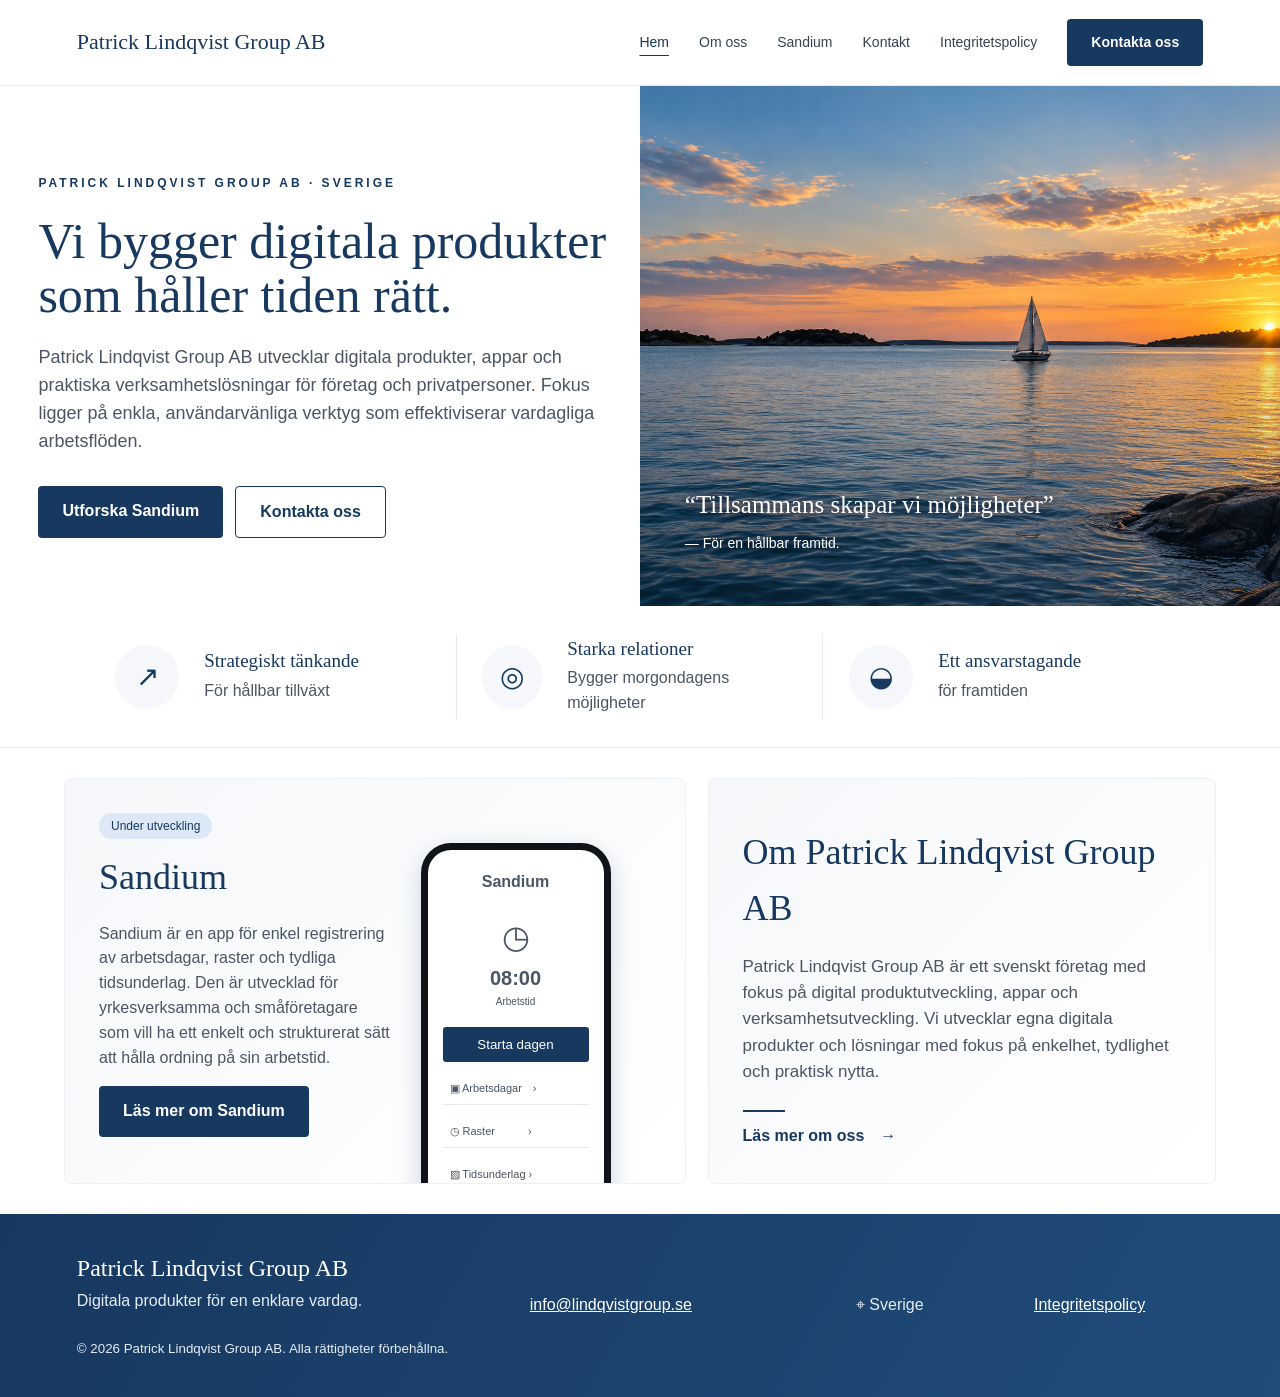
<file: index.html>
<!doctype html>
<html lang="sv">
<head>
  <meta charset="utf-8">
  <meta name="viewport" content="width=device-width,initial-scale=1">
  <title>Patrick Lindqvist Group AB</title>
  <meta name="description" content="Digitala produkter, appar och praktiska verksamhetslösningar.">
  <link rel="stylesheet" href="styles.css">
</head>

<body>

<header class="header">
  <a class="brand" href="index.html">Patrick Lindqvist Group AB</a>

  <button class="menu" aria-label="Öppna meny">☰</button>

  <nav>
    <a class="active" href="index.html">Hem</a>
    <a href="om-oss.html">Om oss</a>
    <a href="sandium.html">Sandium</a>
    <a href="kontakt.html">Kontakt</a>
    <a href="integritetspolicy.html">Integritetspolicy</a>
    <a class="btn" href="kontakt.html">Kontakta oss</a>
  </nav>
</header>

<main>

  <section class="hero">
    <div class="hero-copy">
      <div class="eyebrow">PATRICK LINDQVIST GROUP AB · SVERIGE</div>

      <h1>
        Vi bygger digitala produkter<br>
        som håller tiden rätt.
      </h1>

      <p>
        Patrick Lindqvist Group AB utvecklar digitala produkter, appar och praktiska
        verksamhetslösningar för företag och privatpersoner. Fokus ligger på enkla,
        användarvänliga verktyg som effektiviserar vardagliga arbetsflöden.
      </p>

      <div class="actions">
        <a class="btn" href="sandium.html">Utforska Sandium</a>
        <a class="btn outline" href="kontakt.html">Kontakta oss</a>
      </div>
    </div>

    <div class="hero-photo">
      <div class="quote">
        “Tillsammans skapar vi möjligheter”
        <small>— För en hållbar framtid.</small>
      </div>
    </div>
  </section>


  <section class="values">

    <article>
      <span>↗</span>
      <div>
        <h3>Strategiskt tänkande</h3>
        <p>För hållbar tillväxt</p>
      </div>
    </article>

    <article>
      <span>◎</span>
      <div>
        <h3>Starka relationer</h3>
        <p>Bygger morgondagens möjligheter</p>
      </div>
    </article>

    <article>
      <span>◒</span>
      <div>
        <h3>Ett ansvarstagande</h3>
        <p>för framtiden</p>
      </div>
    </article>

  </section>


  <section class="cards">

    <article class="card product">

      <div>
        <em>Under utveckling</em>

        <h2>Sandium</h2>

        <p>
          Sandium är en app för enkel registrering av arbetsdagar, raster och tydliga
          tidsunderlag. Den är utvecklad för yrkesverksamma och småföretagare som vill
          ha ett enkelt och strukturerat sätt att hålla ordning på sin arbetstid.
        </p>

        <a class="btn" href="sandium.html">Läs mer om Sandium</a>
      </div>

      <div class="phone">
        <b>Sandium</b>

        <div class="clock">
          ◷
          <strong>08:00</strong>
          <small>Arbetstid</small>
        </div>

        <button>Starta dagen</button>

        <p>▣ Arbetsdagar　›</p>
        <p>◷ Raster　　　›</p>
        <p>▧ Tidsunderlag ›</p>
      </div>

    </article>


    <article class="card about">

      <h2>Om Patrick Lindqvist Group AB</h2>

      <p>
        Patrick Lindqvist Group AB är ett svenskt företag med fokus på digital
        produktutveckling, appar och verksamhetsutveckling. Vi utvecklar egna digitala
        produkter och lösningar med fokus på enkelhet, tydlighet och praktisk nytta.
      </p>

      <div class="rule"></div>

      <a href="om-oss.html">Läs mer om oss　→</a>

    </article>

  </section>

</main>


<footer>

  <div>
    <h2>Patrick Lindqvist Group AB</h2>
    <p>Digitala produkter för en enklare vardag.</p>
    <small>© 2026 Patrick Lindqvist Group AB. Alla rättigheter förbehållna.</small>
  </div>

  <a href="mailto:info@lindqvistgroup.se">info@lindqvistgroup.se</a>

  <span>⌖ Sverige</span>

  <a href="integritetspolicy.html">Integritetspolicy</a>

</footer>

<script src="script.js"></script>

</body>
</html>
</file>
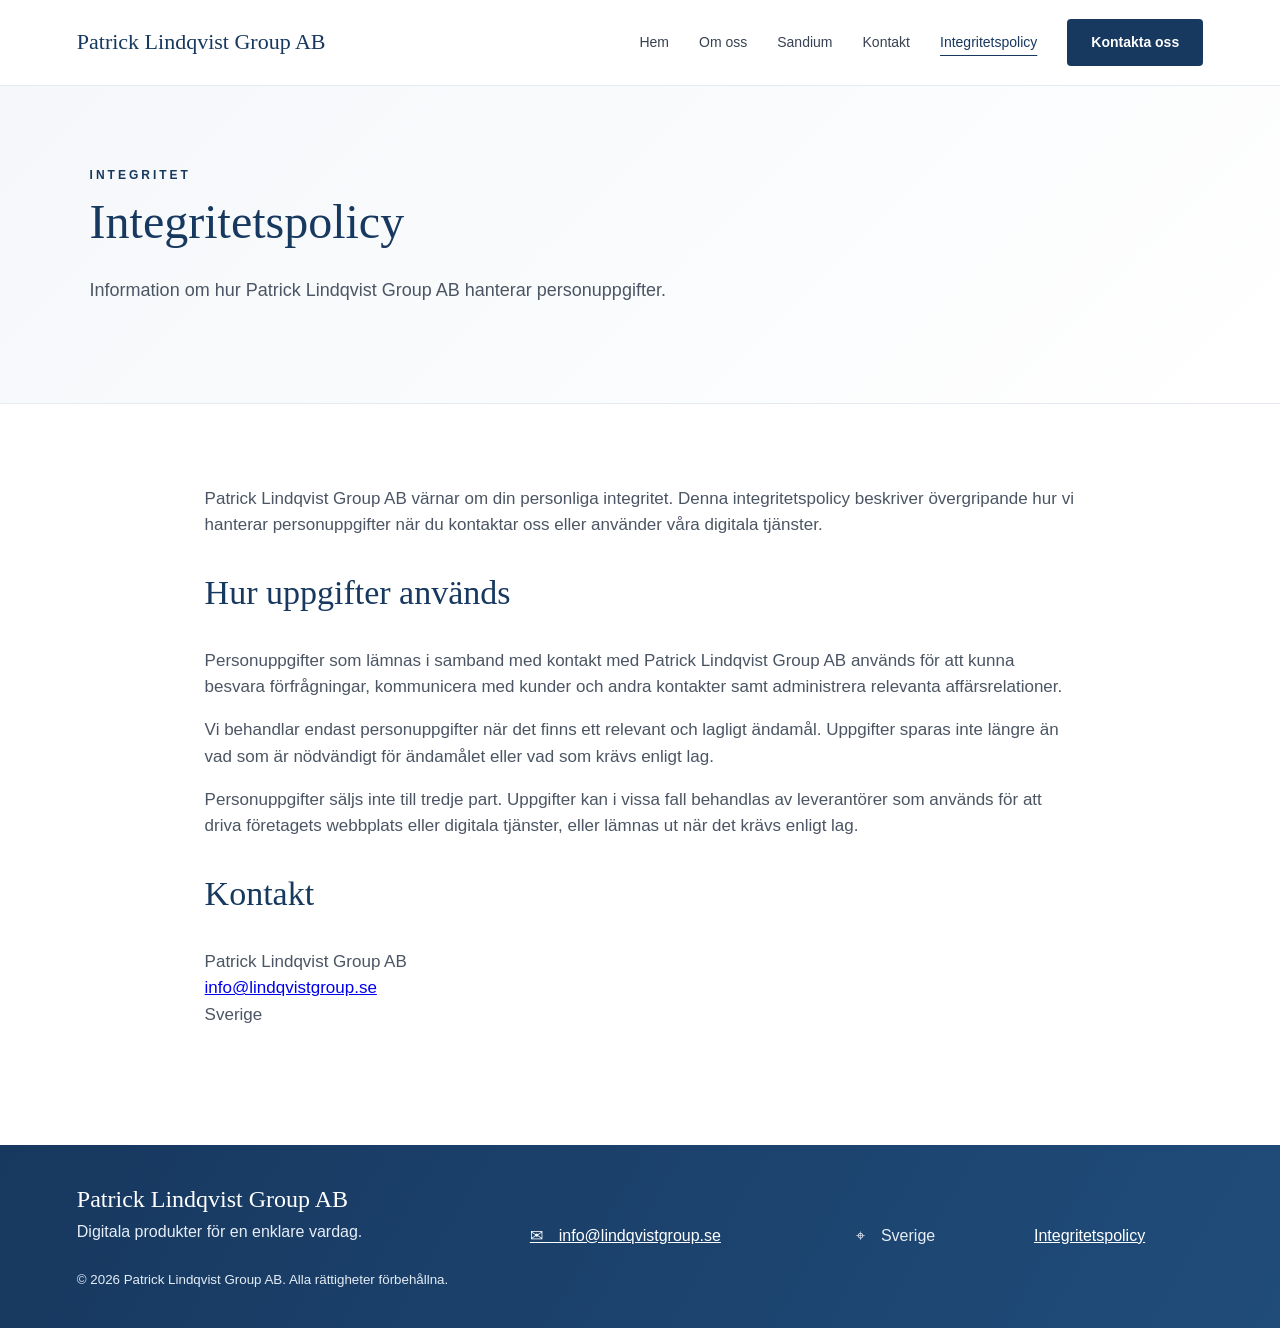
<file: integritetspolicy.html>
<!doctype html><html lang="sv"><head><meta charset="utf-8"><meta name="viewport" content="width=device-width,initial-scale=1"><title>Integritetspolicy | Patrick Lindqvist Group AB</title><link rel="stylesheet" href="styles.css"></head><body><header class="header"><a class="brand" href="index.html">Patrick Lindqvist Group AB</a><button class="menu" aria-label="Öppna meny">☰</button><nav><a href="index.html">Hem</a><a href="om-oss.html">Om oss</a><a href="sandium.html">Sandium</a><a href="kontakt.html">Kontakt</a><a class="active" href="integritetspolicy.html">Integritetspolicy</a><a class="btn" href="kontakt.html">Kontakta oss</a></nav></header><main><section class="subhero"><div class="eyebrow">INTEGRITET</div><h1>Integritetspolicy</h1><p>Information om hur Patrick Lindqvist Group AB hanterar personuppgifter.</p></section><section class="content"><p>Patrick Lindqvist Group AB värnar om din personliga integritet. Denna integritetspolicy beskriver övergripande hur vi hanterar personuppgifter när du kontaktar oss eller använder våra digitala tjänster.</p><h2>Hur uppgifter används</h2><p>Personuppgifter som lämnas i samband med kontakt med Patrick Lindqvist Group AB används för att kunna besvara förfrågningar, kommunicera med kunder och andra kontakter samt administrera relevanta affärsrelationer.</p><p>Vi behandlar endast personuppgifter när det finns ett relevant och lagligt ändamål. Uppgifter sparas inte längre än vad som är nödvändigt för ändamålet eller vad som krävs enligt lag.</p><p>Personuppgifter säljs inte till tredje part. Uppgifter kan i vissa fall behandlas av leverantörer som används för att driva företagets webbplats eller digitala tjänster, eller lämnas ut när det krävs enligt lag.</p><h2>Kontakt</h2><p>Patrick Lindqvist Group AB<br><a href="mailto:info@lindqvistgroup.se">info@lindqvistgroup.se</a><br>Sverige</p></section></main><footer><div><h2>Patrick Lindqvist Group AB</h2><p>Digitala produkter för en enklare vardag.</p><small>© 2026 Patrick Lindqvist Group AB. Alla rättigheter förbehållna.</small></div><a href="mailto:info@lindqvistgroup.se">✉　info@lindqvistgroup.se</a><span>⌖　Sverige</span><a href="integritetspolicy.html">Integritetspolicy</a></footer><script src="script.js"></script></body></html>
</file>
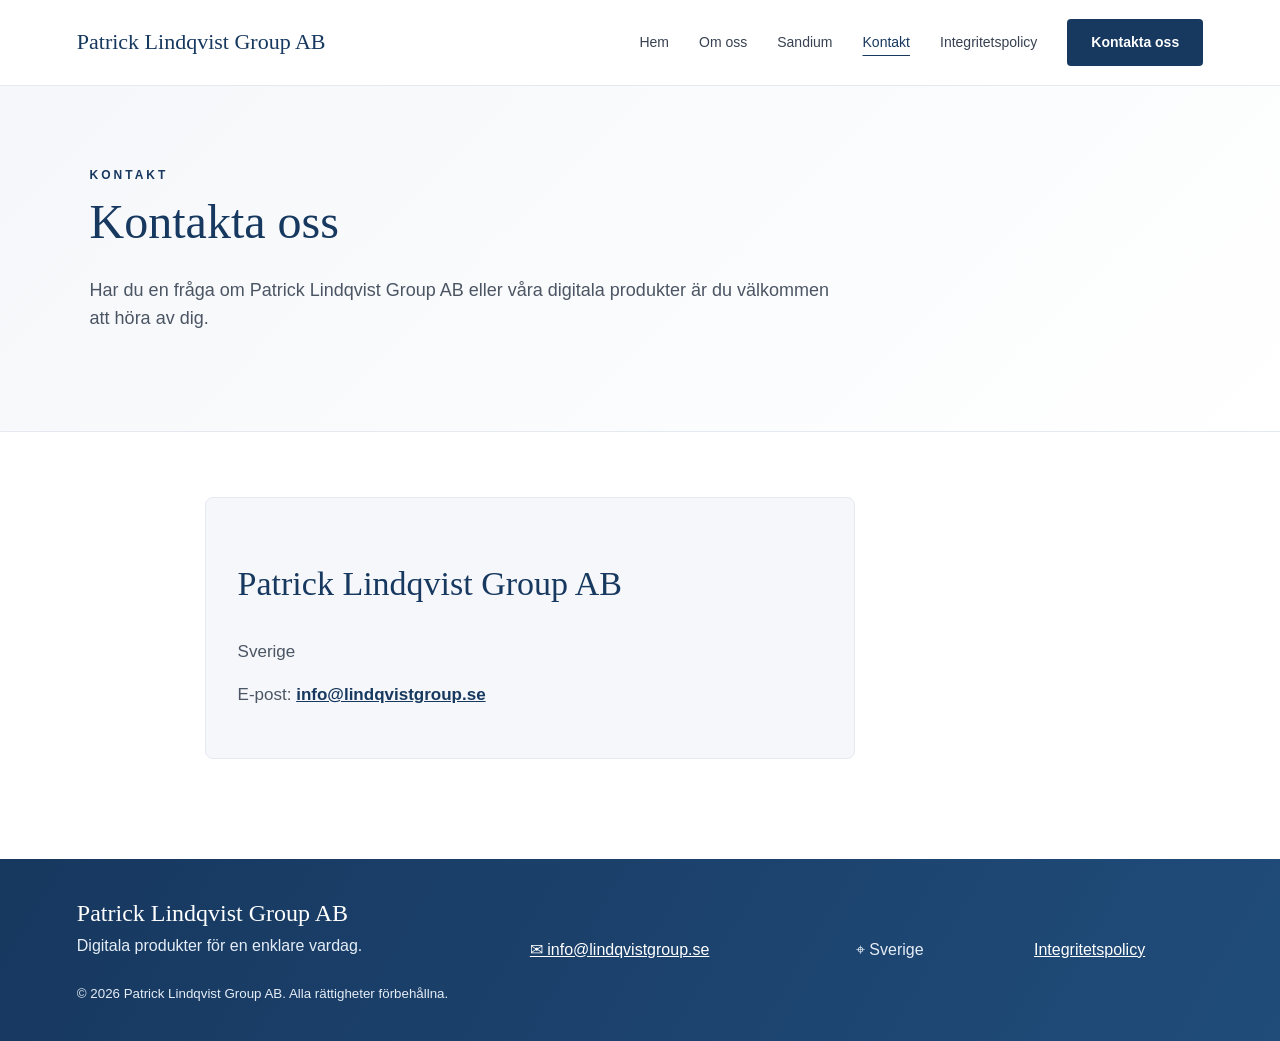
<file: kontakt.html>
<!doctype html>
<html lang="sv">
<head>
  <meta charset="utf-8">
  <meta name="viewport" content="width=device-width,initial-scale=1">
  <title>Kontakt | Patrick Lindqvist Group AB</title>
  <link rel="stylesheet" href="styles.css">
</head>

<body>

<header class="header">
  <a class="brand" href="index.html">Patrick Lindqvist Group AB</a>
  <button class="menu" aria-label="Öppna meny">☰</button>

  <nav>
    <a href="index.html">Hem</a>
    <a href="om-oss.html">Om oss</a>
    <a href="sandium.html">Sandium</a>
    <a class="active" href="kontakt.html">Kontakt</a>
    <a href="integritetspolicy.html">Integritetspolicy</a>
    <a class="btn" href="kontakt.html">Kontakta oss</a>
  </nav>
</header>

<main>

  <section class="subhero">
    <div class="eyebrow">KONTAKT</div>
    <h1>Kontakta oss</h1>
    <p>
      Har du en fråga om Patrick Lindqvist Group AB eller våra digitala produkter
      är du välkommen att höra av dig.
    </p>
  </section>

  <section class="content">
    <div class="contact-box">
      <h2>Patrick Lindqvist Group AB</h2>
      <p>Sverige</p>
      <p>
        E-post:
        <a href="mailto:info@lindqvistgroup.se">info@lindqvistgroup.se</a>
      </p>
    </div>
  </section>

</main>

<footer>

  <div>
    <h2>Patrick Lindqvist Group AB</h2>
    <p>Digitala produkter för en enklare vardag.</p>
    <small>© 2026 Patrick Lindqvist Group AB. Alla rättigheter förbehållna.</small>
  </div>

  <a href="mailto:info@lindqvistgroup.se">✉ info@lindqvistgroup.se</a>

  <span>⌖ Sverige</span>

  <a href="integritetspolicy.html">Integritetspolicy</a>

</footer>

<script src="script.js"></script>

</body>
</html>
</file>
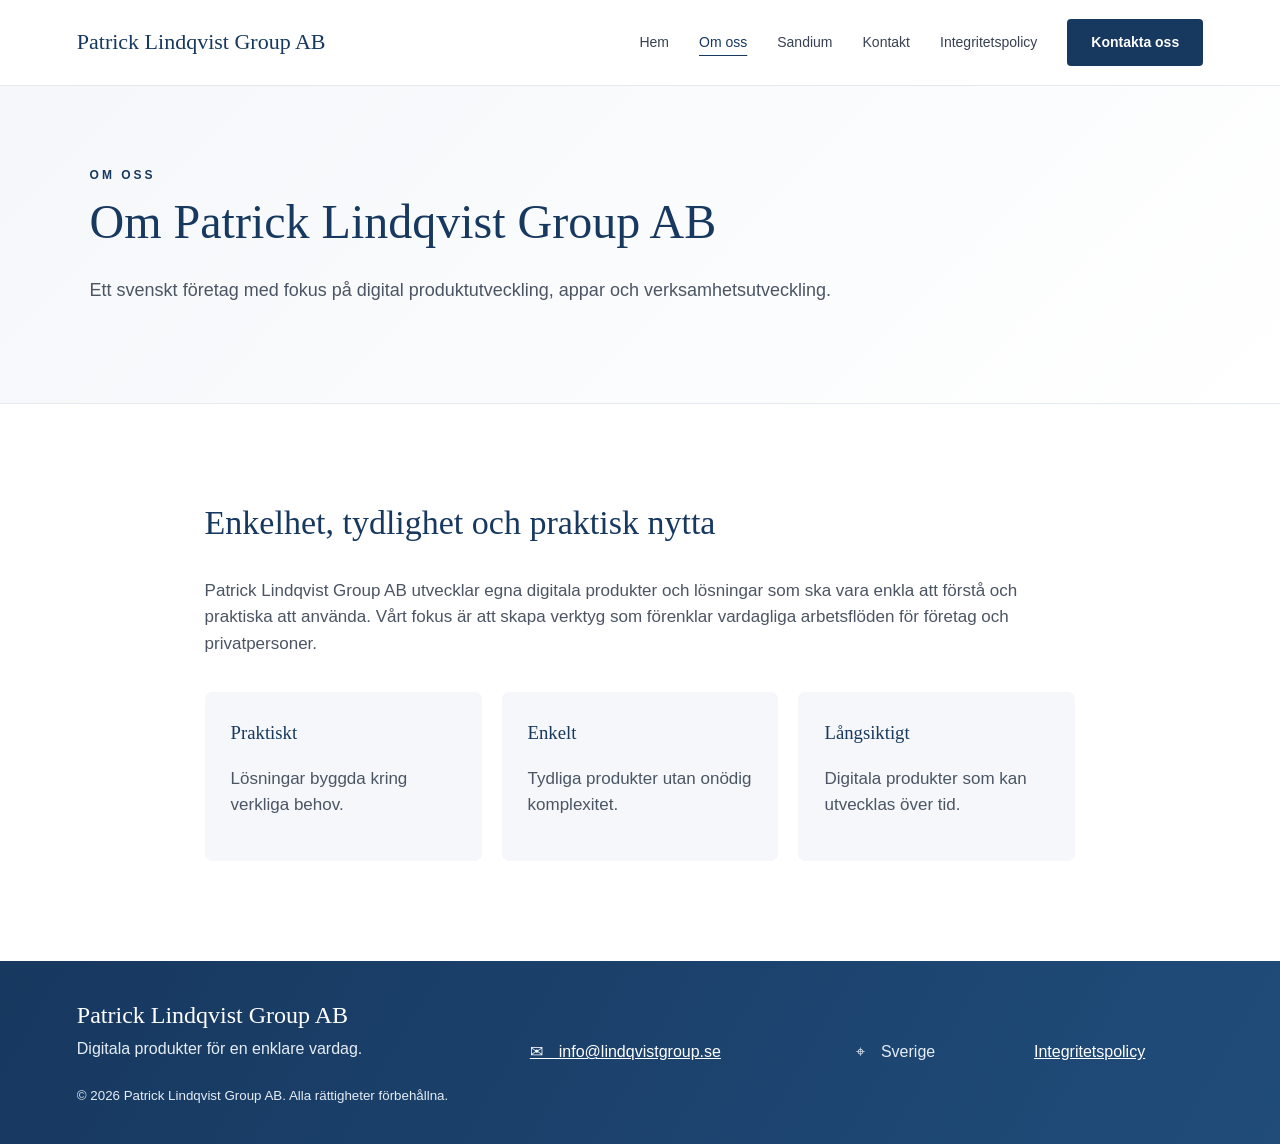
<file: om-oss.html>
<!doctype html><html lang="sv"><head><meta charset="utf-8"><meta name="viewport" content="width=device-width,initial-scale=1"><title>Om oss | Patrick Lindqvist Group AB</title><link rel="stylesheet" href="styles.css"></head><body><header class="header"><a class="brand" href="index.html">Patrick Lindqvist Group AB</a><button class="menu" aria-label="Öppna meny">☰</button><nav><a href="index.html">Hem</a><a class="active" href="om-oss.html">Om oss</a><a href="sandium.html">Sandium</a><a href="kontakt.html">Kontakt</a><a href="integritetspolicy.html">Integritetspolicy</a><a class="btn" href="kontakt.html">Kontakta oss</a></nav></header><main><section class="subhero"><div class="eyebrow">OM OSS</div><h1>Om Patrick Lindqvist Group AB</h1><p>Ett svenskt företag med fokus på digital produktutveckling, appar och verksamhetsutveckling.</p></section><section class="content"><h2>Enkelhet, tydlighet och praktisk nytta</h2><p>Patrick Lindqvist Group AB utvecklar egna digitala produkter och lösningar som ska vara enkla att förstå och praktiska att använda. Vårt fokus är att skapa verktyg som förenklar vardagliga arbetsflöden för företag och privatpersoner.</p><div class="feature-grid"><article><h3>Praktiskt</h3><p>Lösningar byggda kring verkliga behov.</p></article><article><h3>Enkelt</h3><p>Tydliga produkter utan onödig komplexitet.</p></article><article><h3>Långsiktigt</h3><p>Digitala produkter som kan utvecklas över tid.</p></article></div></section></main><footer><div><h2>Patrick Lindqvist Group AB</h2><p>Digitala produkter för en enklare vardag.</p><small>© 2026 Patrick Lindqvist Group AB. Alla rättigheter förbehållna.</small></div><a href="mailto:info@lindqvistgroup.se">✉　info@lindqvistgroup.se</a><span>⌖　Sverige</span><a href="integritetspolicy.html">Integritetspolicy</a></footer><script src="script.js"></script></body></html>
</file>
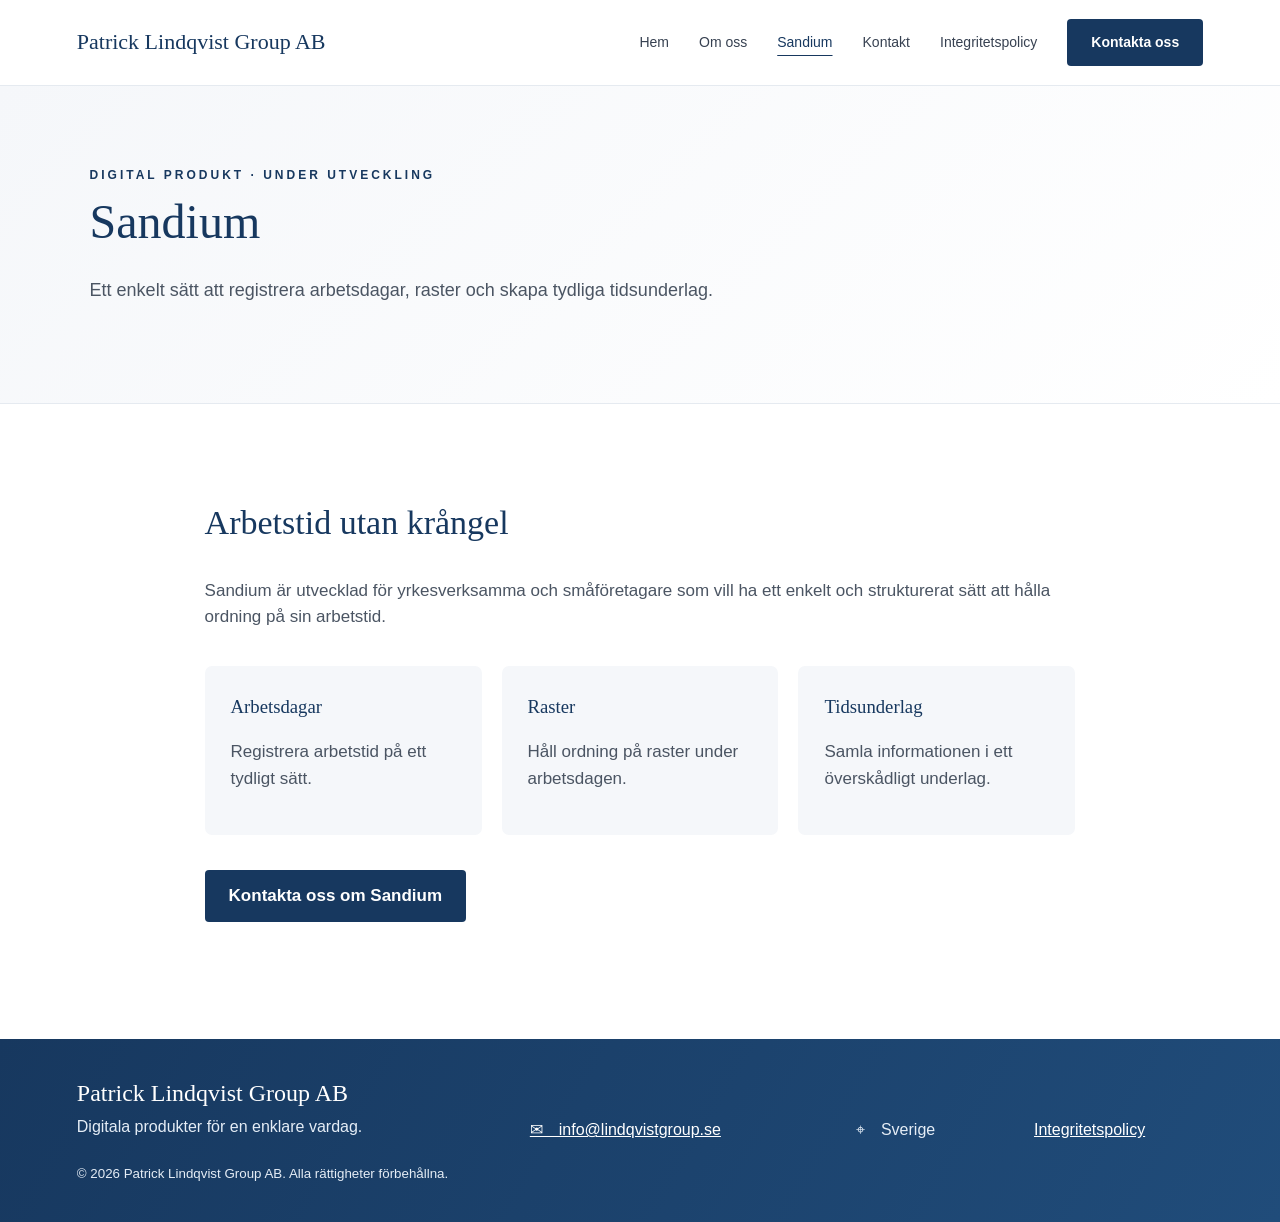
<file: sandium.html>
<!doctype html><html lang="sv"><head><meta charset="utf-8"><meta name="viewport" content="width=device-width,initial-scale=1"><title>Sandium | Patrick Lindqvist Group AB</title><link rel="stylesheet" href="styles.css"></head><body><header class="header"><a class="brand" href="index.html">Patrick Lindqvist Group AB</a><button class="menu" aria-label="Öppna meny">☰</button><nav><a href="index.html">Hem</a><a  href="om-oss.html">Om oss</a><a class="active" href="sandium.html">Sandium</a><a href="kontakt.html">Kontakt</a><a href="integritetspolicy.html">Integritetspolicy</a><a class="btn" href="kontakt.html">Kontakta oss</a></nav></header><main><section class="subhero"><div class="eyebrow">DIGITAL PRODUKT · UNDER UTVECKLING</div><h1>Sandium</h1><p>Ett enkelt sätt att registrera arbetsdagar, raster och skapa tydliga tidsunderlag.</p></section><section class="content"><h2>Arbetstid utan krångel</h2><p>Sandium är utvecklad för yrkesverksamma och småföretagare som vill ha ett enkelt och strukturerat sätt att hålla ordning på sin arbetstid.</p><div class="feature-grid"><article><h3>Arbetsdagar</h3><p>Registrera arbetstid på ett tydligt sätt.</p></article><article><h3>Raster</h3><p>Håll ordning på raster under arbetsdagen.</p></article><article><h3>Tidsunderlag</h3><p>Samla informationen i ett överskådligt underlag.</p></article></div><p style="margin-top:35px"><a class="btn" href="kontakt.html">Kontakta oss om Sandium</a></p></section></main><footer><div><h2>Patrick Lindqvist Group AB</h2><p>Digitala produkter för en enklare vardag.</p><small>© 2026 Patrick Lindqvist Group AB. Alla rättigheter förbehållna.</small></div><a href="mailto:info@lindqvistgroup.se">✉　info@lindqvistgroup.se</a><span>⌖　Sverige</span><a href="integritetspolicy.html">Integritetspolicy</a></footer><script src="script.js"></script></body></html>
</file>
<file: styles.css>
:root{--navy:#17385f;--navy2:#1f3a5f;--text:#4b5563;--pale:#f5f7fa;--line:#e5eaf0;--blue:#dce8f5}*{box-sizing:border-box}html{scroll-behavior:smooth}body{margin:0;color:var(--text);font:16px/1.55 Arial,sans-serif;background:#fff}.header{height:86px;display:flex;align-items:center;justify-content:space-between;padding:0 6%;border-bottom:1px solid var(--line);position:sticky;top:0;background:#fff;z-index:10}.brand,h1,h2,h3{font-family:Georgia,serif;color:var(--navy);font-weight:500}.brand{font-size:22px;text-decoration:none}.header nav{display:flex;align-items:center;gap:30px}.header nav a{color:#374151;text-decoration:none;font-size:14px}.header nav a:hover,.header nav .active{color:var(--navy);text-decoration:underline;text-underline-offset:8px}.btn{display:inline-block;background:var(--navy);color:white!important;padding:13px 24px;border-radius:4px;text-decoration:none!important;font-weight:700}.outline{background:#fff;color:var(--navy)!important;border:1px solid var(--navy)}.menu{display:none}.hero{min-height:520px;display:grid;grid-template-columns:1fr 1fr}.hero-copy{padding:80px 5% 60px 6%;align-self:center}.eyebrow{font-size:12px;letter-spacing:3px;color:var(--navy);font-weight:700}.hero h1{font-size:50px;line-height:1.08;margin:22px 0}.hero-copy>p{max-width:620px;font-size:18px}.actions{display:flex;gap:12px;margin-top:30px}.hero-art{min-height:520px;overflow:hidden}.coast{height:100%;position:relative;background:linear-gradient(#dbe6ef 0 48%,#a8becd 48% 100%);overflow:hidden}.sun{position:absolute;width:360px;height:190px;border-radius:50%;background:#f5e8d3;filter:blur(45px);top:35px;left:8%}.island{position:absolute;background:#536b72;border-radius:70% 40% 0 0;transform:rotate(-5deg)}.i1{width:72%;height:38%;right:-8%;bottom:25%;clip-path:polygon(0 70%,12% 48%,27% 52%,37% 28%,52% 45%,63% 12%,75% 34%,100% 0,100% 100%,0 100%)}.i2{width:58%;height:18%;left:-12%;bottom:34%;opacity:.75;clip-path:polygon(0 80%,20% 35%,40% 65%,60% 20%,80% 60%,100% 35%,100% 100%,0 100%)}.quote{position:absolute;right:7%;bottom:55px;color:#fff;font:25px/1.25 Georgia,serif;text-shadow:0 2px 12px #223}.quote small{display:block;font:14px Arial,sans-serif;margin-top:15px}.values{display:grid;grid-template-columns:repeat(3,1fr);padding:28px 7%;border-bottom:1px solid var(--line)}.values article{display:flex;align-items:center;gap:25px;padding:0 7%;border-right:1px solid var(--line)}.values article:last-child{border:0}.values span{font-size:28px;color:var(--navy);background:var(--pale);width:64px;height:64px;border-radius:50%;display:grid;place-items:center}.values h3{font-size:19px;margin:0}.values p{margin:3px 0}.cards{display:grid;grid-template-columns:1.1fr .9fr;gap:22px;padding:30px 5%}.card{background:linear-gradient(135deg,var(--pale),#fff);border:1px solid #edf1f5;border-radius:7px;padding:34px}.card h2{font-size:36px;margin:12px 0}.product{display:grid;grid-template-columns:1fr 230px;gap:30px;overflow:hidden}.product em{font-style:normal;font-size:12px;background:var(--blue);color:var(--navy);padding:6px 12px;border-radius:20px}.phone{width:190px;border:7px solid #101317;border-radius:30px;padding:20px 15px;background:#fff;box-shadow:0 8px 24px #ccd5df;text-align:center;margin:auto 0 -80px}.clock{font-size:32px;margin:18px 0}.clock strong,.clock small{display:block;font-size:20px}.clock small{font-size:10px}.phone button{background:var(--navy);color:#fff;border:0;border-radius:3px;padding:10px;width:100%}.phone p{font-size:11px;text-align:left;border-bottom:1px solid var(--line);padding:7px}.about p{font-size:17px;max-width:580px}.rule{width:42px;border-top:2px solid var(--navy);margin:25px 0 12px}.about a{font-weight:700;color:var(--navy);text-decoration:none}footer{background:linear-gradient(120deg,#17385f,#204c7a);color:#e5edf6;padding:36px 6%;display:grid;grid-template-columns:2fr 1.4fr .7fr .8fr;gap:30px;align-items:center}footer h2{color:#fff;font-size:24px;margin:0}footer p{margin:2px 0 22px}footer a{color:#fff}.policy{max-width:850px;margin:0 auto;padding:90px 30px 130px}.policy h1{font-size:44px}.policy p{font-size:17px;margin:22px 0}@media(max-width:900px){.header{height:auto;min-height:72px;flex-wrap:wrap}.menu{display:block}.header nav{display:none;width:100%;flex-direction:column;padding:20px}.header nav.open{display:flex}.hero{grid-template-columns:1fr}.hero-copy{padding:60px 7%}.hero h1{font-size:40px}.hero-art{min-height:360px}.values,.cards{grid-template-columns:1fr}.values article{border-right:0;border-bottom:1px solid var(--line);padding:18px}.product{grid-template-columns:1fr}.phone{margin:10px auto -70px}footer{grid-template-columns:1fr}.brand{font-size:18px}}@media(max-width:520px){.hero h1{font-size:36px}.actions{flex-direction:column}.actions .btn{text-align:center}.card{padding:25px}.product{padding-bottom:80px}}
.hero-photo{min-height:520px;position:relative;background-image:linear-gradient(0deg,rgba(10,35,60,.34),rgba(10,35,60,0) 55%),url('assets/hero-water.png');background-size:cover;background-position:center;overflow:hidden}.hero-photo .quote{position:absolute;left:7%;bottom:55px;color:#fff;font:25px/1.25 Georgia,serif;text-shadow:0 2px 12px #223}.hero-photo .quote small{display:block;font:14px Arial,sans-serif;margin-top:15px}.subhero{padding:80px 7%;background:linear-gradient(135deg,#f5f7fa,#fff);border-bottom:1px solid var(--line)}.subhero h1{font-size:48px;margin:0 0 18px}.subhero p{font-size:18px;max-width:760px}.content{max-width:1050px;margin:auto;padding:65px 7% 100px}.content h2{font-size:34px}.content p{font-size:17px}.contact-box{background:var(--pale);border:1px solid var(--line);padding:32px;border-radius:8px;max-width:650px}.contact-box a{color:var(--navy);font-weight:700}.feature-grid{display:grid;grid-template-columns:repeat(3,1fr);gap:20px;margin-top:35px}.feature-grid article{background:var(--pale);padding:26px;border-radius:7px}.feature-grid h3{margin-top:0}@media(max-width:900px){.hero-photo{min-height:360px}.feature-grid{grid-template-columns:1fr}.subhero h1{font-size:40px}}
</file>
